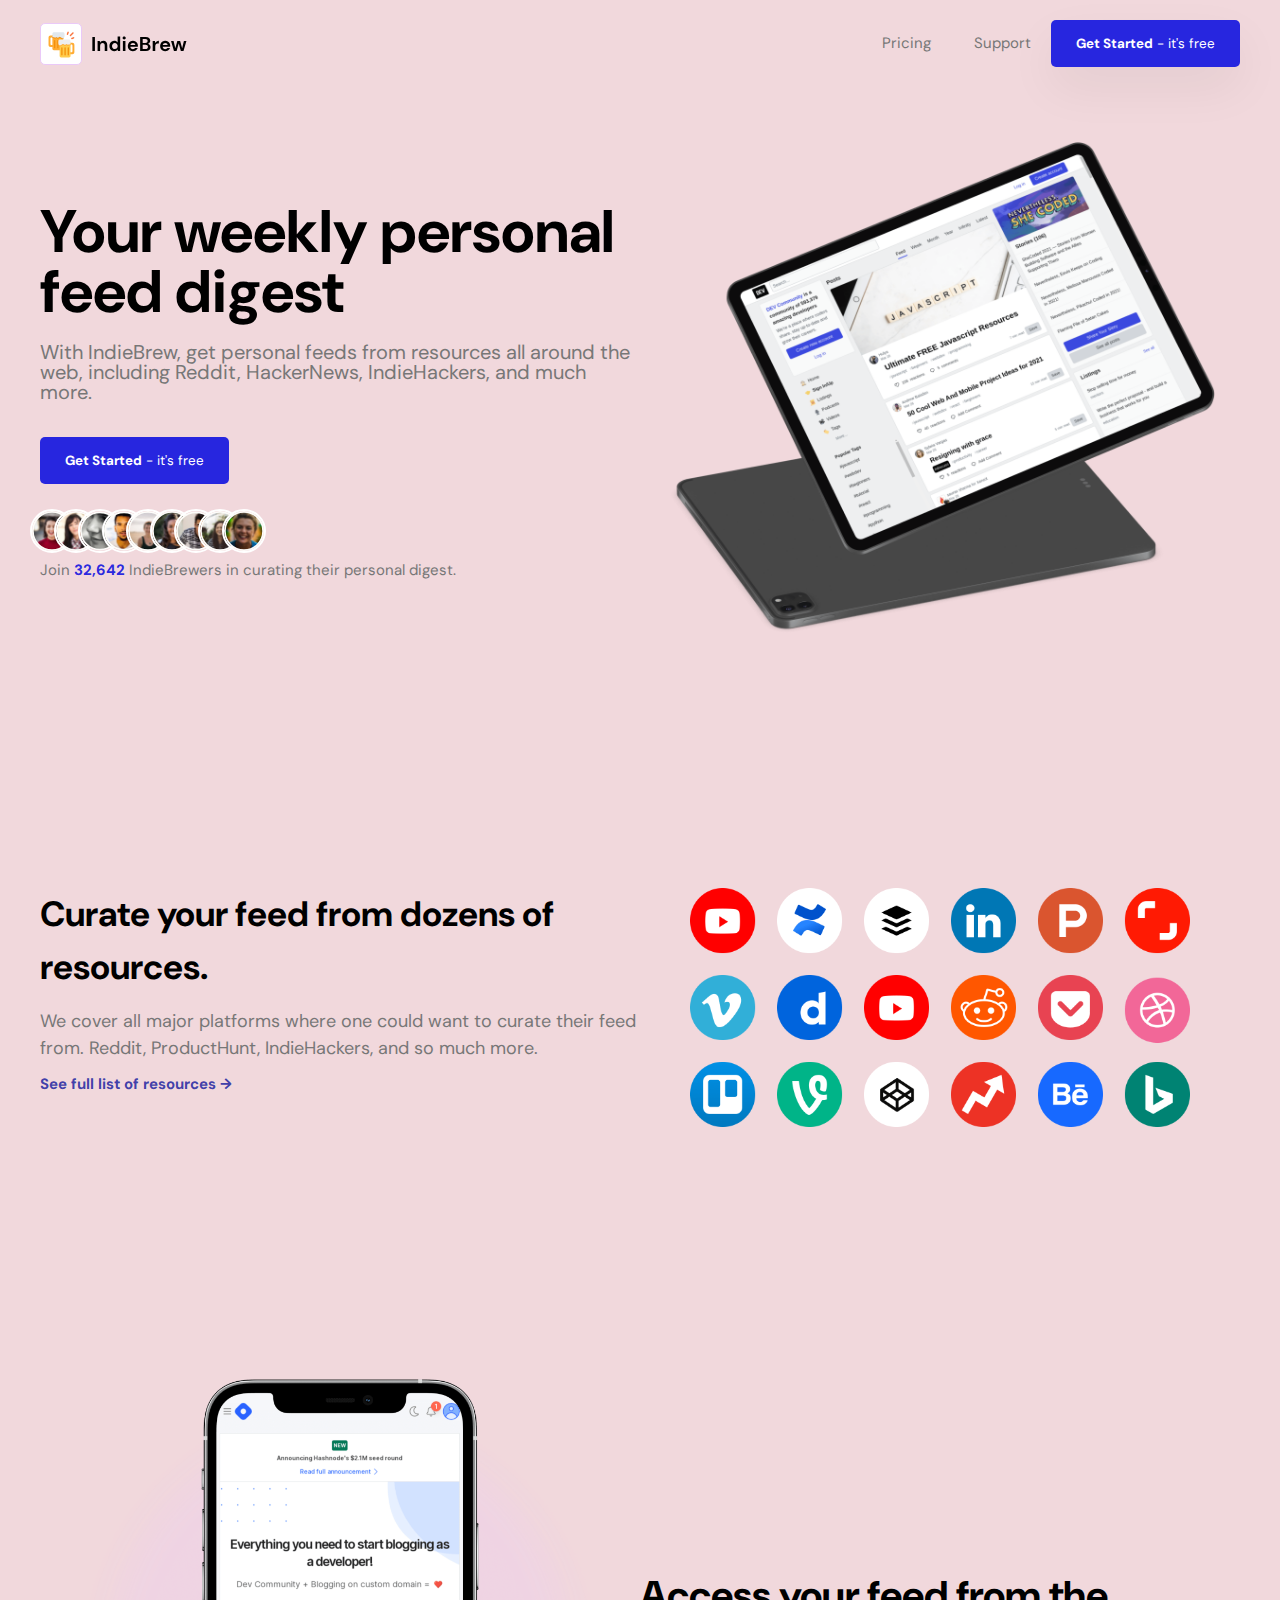
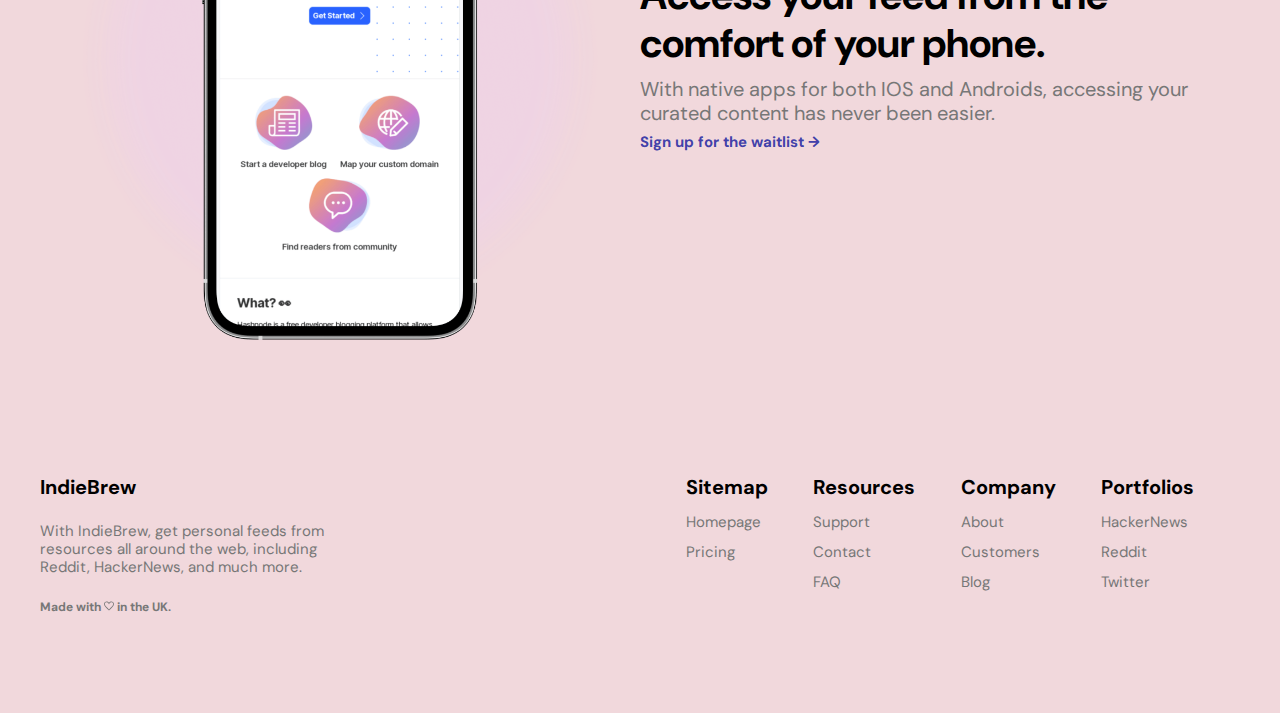
<file: index.html>
<!DOCTYPE html>
<html lang="en">
<head>
  <meta charset="UTF-8">
  <meta http-equiv="X-UA-Compatible" content="IE=edge">
  <meta name="viewport" content="width=device-width, initial-scale=1.0">
  <link rel="preconnect" href="https://fonts.googleapis.com">
  <link rel="preconnect" href="https://fonts.gstatic.com" crossorigin>
  <link href="https://fonts.googleapis.com/css2?family=DM+Sans:wght@400;700&display=swap" rel="stylesheet">
  <link rel="stylesheet" href="css/style.css">
  <title>Document</title>
</head>
<body>
    <main class="container">
      <header class="header">
         <img src="images/Logo.svg" alt="Logo" class="header__logo">
        <nav class="nav">
          <ul class="nav__list">
            <li class="nav__item"><a href="#" class="nav__link">Pricing</a></li>
            <li class="nav__item"><a href="#" class="nav__link">Support</a></li>
          </ul>
        </nav>
        <a href="signup.html"><button  class="nav__btn"><span class="nav__span">Get Started</span> - it's free
        </button></a>
        <div class="nav__hamburger"><img src="images/Hamburger Menu.svg" alt="hamburger" class="nav__menu"></div>
     </header>

       <section class="article-container">
          <div class="article">
            <div class="article__details">
              <h1 class="article__heading">Your weekly personal feed digest</h1>
              <p class="article__text">With IndieBrew, get personal feeds from resources all around the web, including Reddit, HackerNews, IndieHackers, and much more.</p>
               
            <div>
              <a href="signup.html"><button  class="article__btn"><span class="article__span">Get Started</span> - it's free
              </button></a>
            </div>

              <div class="article__user-images" >
                <img src="images/userAvatar01.svg" alt="User 1" class="article__user-img">
                <img src="images/userAvatar02.svg" alt="User 2" class="article__user-img">
                <img src="images/userAvatar03.svg" alt="User 3" class="article__user-img">
                <img src="images/userAvatar04.svg" alt="User 4" class="article__user-img">
                <img src="images/userAvatar05.svg" alt="User 5" class="article__user-img">
                <img src="images/userAvatar06.svg" alt="User 6" class="article__user-img">
                <img src="images/userAvatar07.svg" alt="User 7" class="article__user-img">
                <img src="images/userAvatar08.svg" alt="User 8" class="article__user-img">
                <img src="images/userAvatar09.svg" alt="User 9" class="article__user-img article__img-9">
              </div>
              <p class="article__status">Join <span class="article__num">32,642</span> IndieBrewers in curating their personal digest.</p>
            </div>
             <div class="article__feed-mockup">
                <img src="images/Feed Mockup.png" alt="Feed Mockup" class="article__feed-img">
             </div>
          </div>
       </section>

       <!-- Resources Section-->
       <section class="resource-section">
        <div class="resource">
          <div class="resource__details">
            <h2 class="resource__heading">
              Curate your feed from dozens of resources.
            </h2>
            <p class="resource__text">
              We cover all major platforms where one could want to curate their feed from. Reddit, ProductHunt, IndieHackers, and so much more.
            </p>
            <a href="#" class="resource__link">See full list of resources &rarr;</a>
          </div>
          <div class="resource__image">
            <img src="images/Social Media Icons.png" alt="social media icons" class="resource__img">
          </div>
        </div>
       </section>

       <!-- ACCESS CONTAINER -->
       <section class="access-section">
            <div class="access">
              <div class="access__image">
                <img src="images/Phone Mockup.png" alt="Phone" class="access__phone">
              </div>
              <div class="access__details">
                <h2 class="access__heading">
                  Access your feed from the comfort of your phone.
                </h2>
                <p class="access__text">
                  With native apps for both IOS and Androids, accessing your curated content has never been easier.
                </p>
                <a href="#" class="access__link">Sign up for the waitlist <span class="access__arrow">&rarr;</span></a>
              </div>
            </div>
       </section>

       <!-- FOOTER SECTION -->
       <footer class="footer-section">
        <div class="footer">
            <div class="footer__logo">
              <h5 class="footer__heading">IndieBrew</h5>
               <p class="footer__text">With IndieBrew, get personal feeds from resources all around the web, including Reddit, HackerNews, and much more.</p>
               <span class="footer__span">Made with<span> <img src="images/Like.svg" alt="like svg" class="footer__icon"> </span>in the UK.</span>
            </div>
            <div class="footer__menu">
                <!-- FIRST MENU-->
              <div class="footer__menu-1">
                <h3 class="footer__header">
                  Sitemap
                </h3>
                <ul class="footer__links">
                  <li class="footer__list"><a href="#" class="footer__link">Homepage</a></li>
                  <li class="footer__list"><a href="#" class="footer__link">Pricing</a></li>
                </ul>
              </div>
              <!-- SECOND MENU -->
              <div class="footer__menu-1">
                <h3 class="footer__header">
                  Resources
                </h3>
                <ul class="footer__links">
                  <li class="footer__list"><a href="#" class="footer__link">Support</a></li>
                  <li class="footer__list"><a href="#" class="footer__link">Contact</a></li>
                  <li class="footer__list"><a href="#" class="footer__link">FAQ</a></li>
                </ul>
              </div>

              <!-- THIRD MENU -->
              <div class="footer__menu-1">
                <h3 class="footer__header">
                  Company
                </h3>
                <ul class="footer__links">
                  <li class="footer__list"><a href="#" class="footer__link">About</a></li>
                  <li class="footer__list"><a href="#" class="footer__link">Customers</a></li>
                  <li class="footer__list"><a href="#" class="footer__link">Blog</a></li>
                </ul>
              </div>

              <!-- FOURTH MENU -->
              <div class="footer__menu-1">
                <h3 class="footer__header">
                  Portfolios
                </h3>
                <ul class="footer__links">
                  <li class="footer__list"><a href="#" class="footer__link">HackerNews</a></li>
                  <li class="footer__list"><a href="#" class="footer__link">Reddit</a></li>
                  <li class="footer__list"><a href="#" class="footer__link">Twitter</a></li>
                </ul>
              </div>
            </div>
        </div>
       </footer>
    </main>
</body>
</html>
</file>
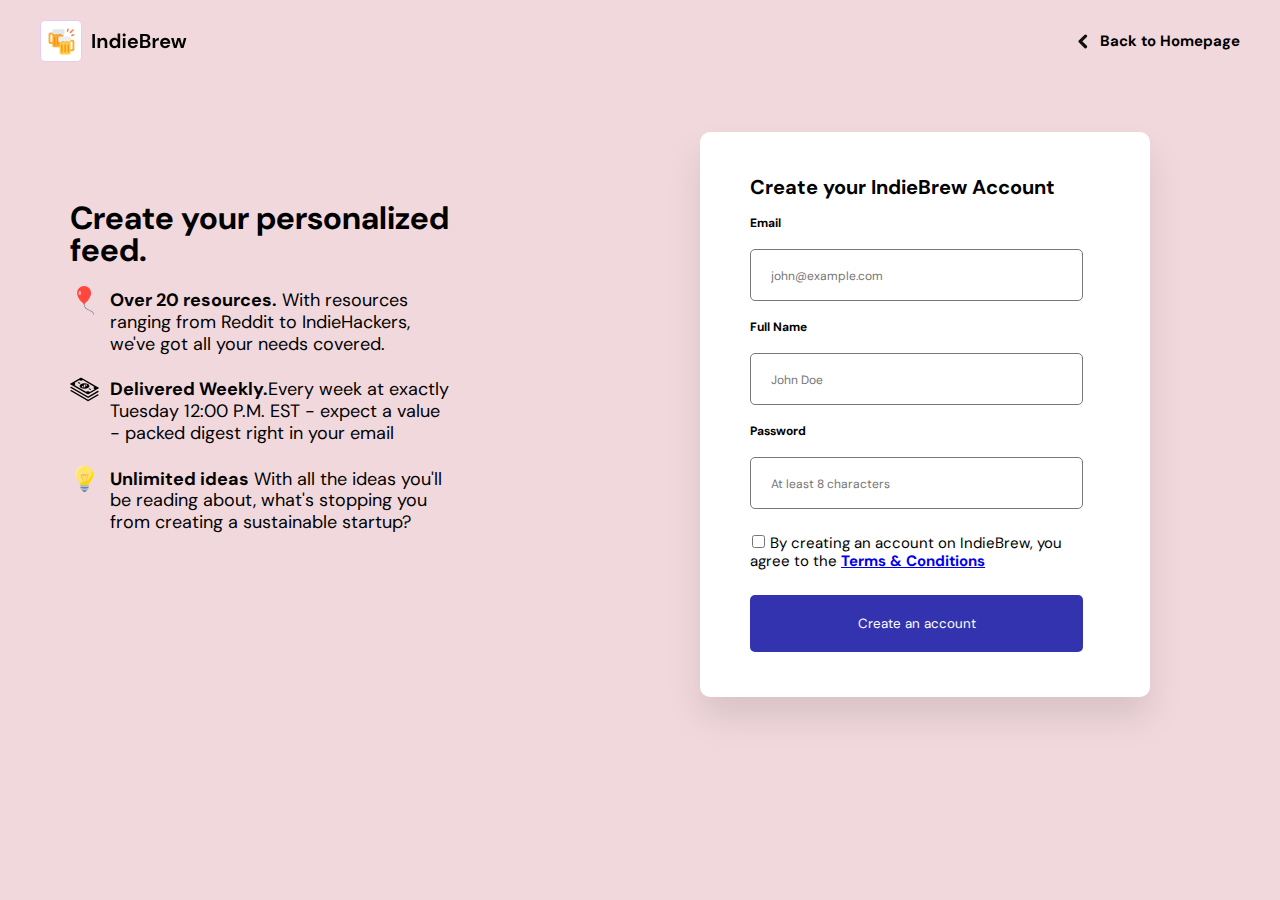
<file: signup.html>
<!DOCTYPE html>
<html lang="en">
<head>
  <meta charset="UTF-8">
  <meta http-equiv="X-UA-Compatible" content="IE=edge">
  <meta name="viewport" content="width=device-width, initial-scale=1.0">
  <link href="https://fonts.googleapis.com/css2?family=DM+Sans:wght@400;700&display=swap" rel="stylesheet">
  <link rel="stylesheet" href="css/style.css">
  <title>IndieBrew</title>
</head>
<body>
  <section class="container">
    <header class="headers">
      <img src="images/Logo.svg" alt="Logo" class="headers__logo">
     <nav class="navbar">
       <ul class="navbar__list">
        <li class="navbar__click"><a href="index.html" class="navbar__homepage"><span class="navbar__hidden"><img src="images/Back Arrow.svg" alt="arrow svg" class="navbar__arrow"></span>Back to Homepage</a></li>
       </ul>
     </nav>
    </section>
    <!-- DETAIL SECTION  -->
  <section class="detail-section">
    <div class="detail">
      <div class="detail__about">
        <h1 class="detail__head">Create your personalized feed.</h1>
        <div class="detail__align">
         <span class="detail__ball"><img src="images/balloon-svgrepo-com.svg" alt="balloon svg" class="detail__svg"></span>
         <p class="detail__text">
          <b>Over 20 resources.</b> With resources ranging from Reddit to IndieHackers, we've got all your needs covered.
         </p>
        </div>

        <div class="detail__align">
          <span class="detail__ball"><img src="images/money-svgrepo-com.svg" alt="balloon svg" class="detail__svg"></span>
          <p class="detail__text">
           <b>Delivered Weekly.</b>Every week at exactly Tuesday 12:00 P.M. EST - expect a value - packed digest right in your email
          </p>
         </div>

         <div class="detail__align">
          <span class="detail__ball"><img src="images/lightbulb-svgrepo-com.svg" alt="balloon svg" class="detail__svg"></span>
          <p class="detail__text">
           <b>Unlimited ideas</b> With all the ideas you'll be reading about, what's stopping you from creating a sustainable startup?
          </p>
         </div>
      </div>

      <div class="detail__wrapper">
        <div class="detail__box">
          <h2 class="detail__heading">Create your IndieBrew Account</h2>
          <form action="#" class="detail__form">
            <div class="detail__form">
              <label for="email" class="detail__label">Email</label>
              <input type="text" placeholder="john@example.com" class="detail__input">
            </div>
            <div class="detail__form">
             <label for="name" class="detail__label">Full Name</label>
              <input type="text" placeholder="John Doe" class="detail__input">
            </div>
            <div class="detail__form">
              <label for="password" class="detail__label">Password</label>
               <input type="password" placeholder="At least 8 characters" class="detail__input">
             </div>
          </form>
          <div class="detail__checkbox">
            <input type="checkbox" class="detail__check">
            <label for="checkbox" class="detail__tick">By creating an account on IndieBrew, you agree to the <a href="#" class="detail__link">Terms & Conditions</a></label>
          </div>
          <button class="detail__btn">Create an account</button>
        </div>
      </div>
    </div>
   </section>
</body>
</html>
</file>
<file: css/style.css>
:root {
  --color-blue: #1f1fdff6;
  --color-grey-dark: #777;
  --shadow-dark: 0 2rem 6rem rgba(0,0,0,.3);
  --shadow-light: 0 2rem 5rem rgba(0,0,0,.06); }

*,
*::before,
*::after {
  padding: 0;
  margin: 0;
  box-sizing: border-box; }

html {
  font-size: 62.5%; }
  @media only screen and (max-width: 68.75em) {
    html {
      font-size: 50%; } }

body {
  font-family: 'DM Sans', sans-serif;
  line-height: 1;
  background-color: #f1d8dc; }

.header {
  display: flex;
  justify-content: flex-end;
  align-items: center; }
  @media only screen and (max-width: 56.25em) {
    .header {
      margin: 0 3.5rem; } }
  .header__logo {
    cursor: pointer;
    margin-right: auto; }
    @media only screen and (max-width: 37.5em) {
      .header__logo {
        margin-left: 1.2rem;
        width: 30%; } }

.nav__list {
  list-style: none;
  cursor: pointer; }

.nav__item {
  display: inline-block;
  margin: 0 2rem;
  font-weight: 400;
  font-size: 1.5rem; }

.nav__link {
  text-decoration: none;
  color: var(--color-grey-dark); }
  @media only screen and (max-width: 37.5em) {
    .nav__link {
      display: none; } }

.nav__btn {
  border: none;
  background-color: var(--color-blue);
  padding: 1.5rem 2.5rem;
  border-radius: 5px;
  cursor: pointer;
  font-family: 'DM Sans', sans-serif;
  color: #fff;
  box-shadow: var(--shadow-light); }
  @media only screen and (max-width: 37.5em) {
    .nav__btn {
      display: none; } }

.nav__hamburger {
  margin-left: 0; }
  @media only screen and (min-width: 37.5em) {
    .nav__hamburger {
      display: none; } }

.nav__menu {
  width: 80%; }

.nav__span {
  font-weight: 700; }

.nav__click {
  font-size: 1.5rem; }

.nav__homepage {
  text-decoration: none;
  color: #000;
  font-weight: 700; }

.nav__arrow {
  position: absolute;
  top: 0;
  left: -2.5rem;
  width: 1.5rem;
  height: 1.5rem;
  background-color: var(--shadow-dark); }

.container {
  max-width: 120em;
  margin: 2rem auto; }

.article-container {
  margin: 5rem 0;
  max-width: 120em; }
  @media only screen and (max-width: 56.25em) {
    .article-container {
      margin: 5rem 3.5rem; } }

.article {
  display: grid;
  grid-template-columns: repeat(2, 1fr);
  justify-content: center;
  align-items: center; }
  @media only screen and (max-width: 56.25em) {
    .article {
      display: flex;
      flex-direction: column-reverse; } }
  .article__details {
    width: 100%; }
  .article__heading {
    font-size: 6rem;
    width: 100%;
    font-weight: 700; }
    @media only screen and (max-width: 56.25em) {
      .article__heading {
        font-size: 7rem;
        line-height: 1.2; } }
    @media only screen and (max-width: 37.5em) {
      .article__heading {
        font-size: 6rem; } }
    @media only screen and (max-width: 20em) {
      .article__heading {
        font-size: 5rem; } }
  .article__text {
    font-size: 2rem;
    margin: 2rem 0;
    color: var(--color-grey-dark); }
    @media only screen and (max-width: 56.25em) {
      .article__text {
        font-size: 2.5rem;
        line-height: 1.2; } }
  .article__btn {
    border: none;
    background-color: var(--color-blue);
    padding: 1.5rem 2.5rem;
    border-radius: 5px;
    cursor: pointer;
    font-family: 'DM Sans', sans-serif;
    color: #fff;
    margin: 1.5rem 0; }
  .article__span {
    font-weight: 700; }
  .article__user-images {
    display: flex;
    padding: 1rem; }
  .article__user-img {
    box-sizing: content-box;
    border: 2px solid white;
    border-radius: 100%;
    width: 4rem;
    height: 4rem;
    flex-direction: row-reverse; }
    .article__user-img:not(:last-child) {
      margin-left: -2rem; }
  .article__img-9 {
    margin-left: -2rem; }
  .article__status {
    font-size: 1.5rem;
    color: var(--color-grey-dark);
    font-family: 'DM Sans', sans-serif; }
    @media only screen and (max-width: 56.25em) {
      .article__status {
        font-size: 2rem; } }
  .article__num {
    color: #1f1fdff6;
    font-weight: 700; }
  .article__feed-img {
    max-width: 100%;
    padding: 2.5rem; }
    @media only screen and (max-width: 56.25em) {
      .article__feed-img {
        padding: 3.5rem; } }

.resource-section {
  margin: 20rem 0;
  max-width: 120em; }
  @media only screen and (max-width: 68.75em) {
    .resource-section {
      margin: 20rem 3.5rem; } }

.resource {
  display: grid;
  grid-template-columns: repeat(2, 1fr); }
  @media only screen and (max-width: 56.25em) {
    .resource {
      justify-content: center;
      align-items: center; } }
  @media only screen and (max-width: 37.5em) {
    .resource {
      display: flex;
      flex-direction: column-reverse; } }
  .resource__heading {
    font-size: 3.5rem;
    margin-top: 2.5rem;
    font-weight: 700;
    line-height: 1.5; }
    @media only screen and (max-width: 56.25em) {
      .resource__heading {
        font-size: 4rem; } }
    @media only screen and (max-width: 37.5em) {
      .resource__heading {
        font-size: 4rem;
        line-height: 1.2; } }
    @media only screen and (max-width: 20em) {
      .resource__heading {
        font-size: 3.5rem; } }
  .resource__text {
    margin: 1.5rem 0;
    font-size: 1.8rem;
    color: var(--color-grey-dark);
    line-height: 1.5; }
    @media only screen and (max-width: 56.25em) {
      .resource__text {
        font-size: 2rem; } }
  .resource__link {
    text-decoration: none;
    font-size: 1.5rem;
    font-weight: 700;
    font-family: 'DM Sans', sans-serif;
    color: #3737a7f6; }
    @media only screen and (max-width: 56.25em) {
      .resource__link {
        font-size: 2rem; } }
  .resource__image {
    padding: 2.5rem 5rem; }
    @media only screen and (max-width: 37.5em) {
      .resource__image {
        padding: 0; } }
  .resource__img {
    max-width: 100%; }

.access-section {
  margin: 2.5rem 0;
  max-width: 120em; }
  @media only screen and (max-width: 56.25em) {
    .access-section {
      margin: 2.5rem 3.5rem; } }

.access {
  display: grid;
  grid-template-columns: repeat(2, 1fr);
  align-items: center; }
  @media only screen and (max-width: 56.25em) {
    .access {
      padding: 2rem; } }
  @media only screen and (max-width: 37.5em) {
    .access {
      display: flex;
      flex-direction: column; } }
  .access__image {
    padding: 2.5rem 3rem; }
    @media only screen and (max-width: 37.5em) {
      .access__image {
        padding: 2.5rem 0; } }
  .access__phone {
    max-width: 100%; }
  .access__details {
    width: 100%; }
  .access__heading {
    font-size: 4rem;
    line-height: 1.2;
    font-weight: 700; }
    @media only screen and (max-width: 56.25em) {
      .access__heading {
        font-size: 3.5rem;
        line-height: 1.7; } }
    @media only screen and (max-width: 37.5em) {
      .access__heading {
        font-size: 4rem;
        line-height: 1.2; } }
    @media only screen and (max-width: 20em) {
      .access__heading {
        font-size: 3rem; } }
  .access__text {
    font-size: 2rem;
    line-height: 1.2;
    color: var(--color-grey-dark);
    font-weight: 400;
    margin: 1rem 0; }
    @media only screen and (max-width: 56.25em) {
      .access__text {
        line-height: 1.5; } }
  .access__link {
    font-size: 1.5rem;
    font-weight: 700;
    text-decoration: none;
    color: #3737a7f6; }
    @media only screen and (max-width: 56.25em) {
      .access__link {
        font-size: 1.9rem; } }

.footer-section {
  margin: 10rem 0;
  max-width: 120em; }

.footer {
  display: grid;
  grid-template-columns: repeat(2, 1fr); }
  @media only screen and (max-width: 37.5em) {
    .footer {
      display: flex;
      flex-direction: column; } }
  @media only screen and (max-width: 56.25em) {
    .footer__logo {
      margin: 0 3.5rem; } }
  @media only screen and (max-width: 37.5em) {
    .footer__menu-1 {
      margin: 2rem 3.5rem; } }
  .footer__heading {
    font-size: 2rem;
    font-weight: 700;
    margin: 1rem 0; }
    @media only screen and (max-width: 56.25em) {
      .footer__heading {
        font-size: 2.5rem; } }
  .footer__text {
    margin: 2.5rem 0;
    font-size: 1.5rem;
    width: 50%;
    color: var(--color-grey-dark);
    line-height: 1.2; }
    @media only screen and (max-width: 56.25em) {
      .footer__text {
        width: 100%;
        font-size: 2rem; } }
  .footer__span {
    font-size: 1.2rem;
    color: var(--color-grey-dark);
    font-weight: 700; }
    @media only screen and (max-width: 56.25em) {
      .footer__span {
        font-size: 1.5rem; } }
  .footer__icon {
    height: 1rem;
    width: 1rem; }
  .footer__menu {
    display: flex;
    justify-content: space-evenly; }
    @media only screen and (max-width: 56.25em) {
      .footer__menu {
        display: grid;
        grid-template-columns: repeat(2, 1fr); } }
  .footer__header {
    font-size: 2rem;
    margin: 1rem 0;
    font-weight: 700; }
    @media only screen and (max-width: 56.25em) {
      .footer__header {
        font-size: 2.5rem; } }
  .footer__list {
    font-size: 1.5rem;
    color: var(--color-grey-dark);
    list-style: none;
    line-height: 2; }
    @media only screen and (max-width: 56.25em) {
      .footer__list {
        font-size: 2rem; } }
  .footer__link {
    color: var(--color-grey-dark);
    text-decoration: none; }

.container {
  max-width: 120em; }
  @media only screen and (max-width: 56.25em) {
    .container {
      max-width: 75em; } }

.headers {
  display: flex;
  justify-content: flex-end;
  align-items: center; }
  .headers__logo {
    margin-right: auto; }
    @media only screen and (max-width: 37.5em) {
      .headers__logo {
        margin-left: 1.5rem;
        width: 30%; } }

.navbar {
  position: relative; }
  .navbar__list {
    list-style: none;
    cursor: pointer; }
    @media only screen and (max-width: 37.5em) {
      .navbar__list {
        margin-right: 1.5rem; } }
  .navbar__click {
    font-size: 1.5rem; }
    @media only screen and (max-width: 20em) {
      .navbar__click {
        font-size: 1.2rem; } }
  .navbar__homepage {
    text-decoration: none;
    color: #000;
    font-weight: 700; }
  .navbar__arrow {
    position: absolute;
    top: 0;
    left: -2.5rem;
    width: 1.5rem;
    height: 1.5rem; }
    @media only screen and (max-width: 20em) {
      .navbar__arrow {
        width: 1.2rem;
        height: 1.2rem;
        left: -2rem; } }

.detail-section {
  margin: 2rem 7rem; }
  @media only screen and (max-width: 37.5em) {
    .detail-section {
      margin: 0 2.5rem; } }

.detail {
  display: grid;
  grid-template-columns: repeat(2, 1fr); }
  @media only screen and (max-width: 56.25em) {
    .detail {
      display: flex;
      flex-direction: column;
      margin: 0 1.5rem; } }
  .detail__head {
    font-size: 3.2rem;
    font-weight: 700;
    margin-top: 12rem;
    width: 70%; }
    @media only screen and (max-width: 56.25em) {
      .detail__head {
        font-size: 4rem;
        width: 100%; } }
    @media only screen and (max-width: 37.5em) {
      .detail__head {
        width: 100; } }
    @media only screen and (max-width: 20em) {
      .detail__head {
        font-size: 2.5rem; } }
  .detail__align {
    margin: 2rem 0; }
  .detail__text {
    display: inline-block;
    font-size: 1.8rem;
    width: 60%;
    line-height: 1.2; }
    @media only screen and (max-width: 56.25em) {
      .detail__text {
        font-size: 1.8rem;
        width: 90%; } }
    @media only screen and (max-width: 37.5em) {
      .detail__text {
        margin-left: 6rem; } }
    @media only screen and (max-width: 20em) {
      .detail__text {
        font-size: 1.5rem;
        margin-left: 4rem; } }
  .detail__svg {
    width: 5%;
    margin-right: .8rem;
    margin-bottom: 3.5rem; }
    @media only screen and (max-width: 56.25em) {
      .detail__svg {
        margin-bottom: 0; } }
    @media only screen and (max-width: 37.5em) {
      .detail__svg {
        width: 10%;
        margin-bottom: -3rem; } }
  .detail__span-1 {
    font-size: 1.5rem;
    font-weight: 700; }
  .detail__span-2 {
    font-size: 1.5rem; }
  .detail__wrapper {
    width: 45rem;
    padding: 2.5rem 2rem;
    margin: 5rem auto;
    background-color: #fff;
    border-radius: 10px;
    box-shadow: 0 20px 35px rgba(0, 0, 0, 0.1);
    text-align: left; }
    @media only screen and (max-width: 56.25em) {
      .detail__wrapper {
        width: 100%; } }
  .detail__box {
    margin-left: 2rem;
    padding: 2rem 1rem; }
  .detail__heading {
    font-size: 2rem;
    margin-bottom: 1.2rem; }
    @media only screen and (max-width: 37.5em) {
      .detail__heading {
        font-size: 2.5rem;
        line-height: 1.2; } }
    @media only screen and (max-width: 20em) {
      .detail__heading {
        font-size: 1.5rem; } }
  .detail__input {
    font-size: 1.5rem;
    font-family: inherit;
    color: var(--color-grey-dark);
    padding: 1.5rem 2rem;
    border: 1px solid var(--color-grey-dark);
    display: block;
    width: 90%;
    border-radius: 5px; }
    .detail__input:focus {
      outline: none; }
    .detail__input::placeholder {
      font-family: 'DM Sans', sans-serif;
      font-size: 1.2rem;
      opacity: 1; }
  .detail__label {
    font-size: 1.2rem;
    font-weight: 700;
    text-align: left;
    display: block;
    margin: 2rem 0; }
    @media only screen and (max-width: 37.5em) {
      .detail__label {
        font-size: 1.5rem; } }
  .detail__checkbox {
    margin: 2.5rem 0;
    width: 90%;
    text-align: left;
    line-height: 1.2; }
  .detail__check {
    margin: 0 .2rem; }
  .detail__tick {
    font-size: 1.5rem; }
    @media only screen and (max-width: 56.25em) {
      .detail__tick {
        font-size: 1.5rem; } }
    @media only screen and (max-width: 20em) {
      .detail__tick {
        font-size: 1rem; } }
  .detail__link {
    font-weight: 700; }
  .detail__btn {
    border: none;
    border-radius: 5px;
    padding: 2rem 1.5rem;
    width: 90%;
    background-color: #2c2cacf6;
    color: #fff;
    font-family: 'DM Sans', sans-serif;
    cursor: pointer; }
</file>
